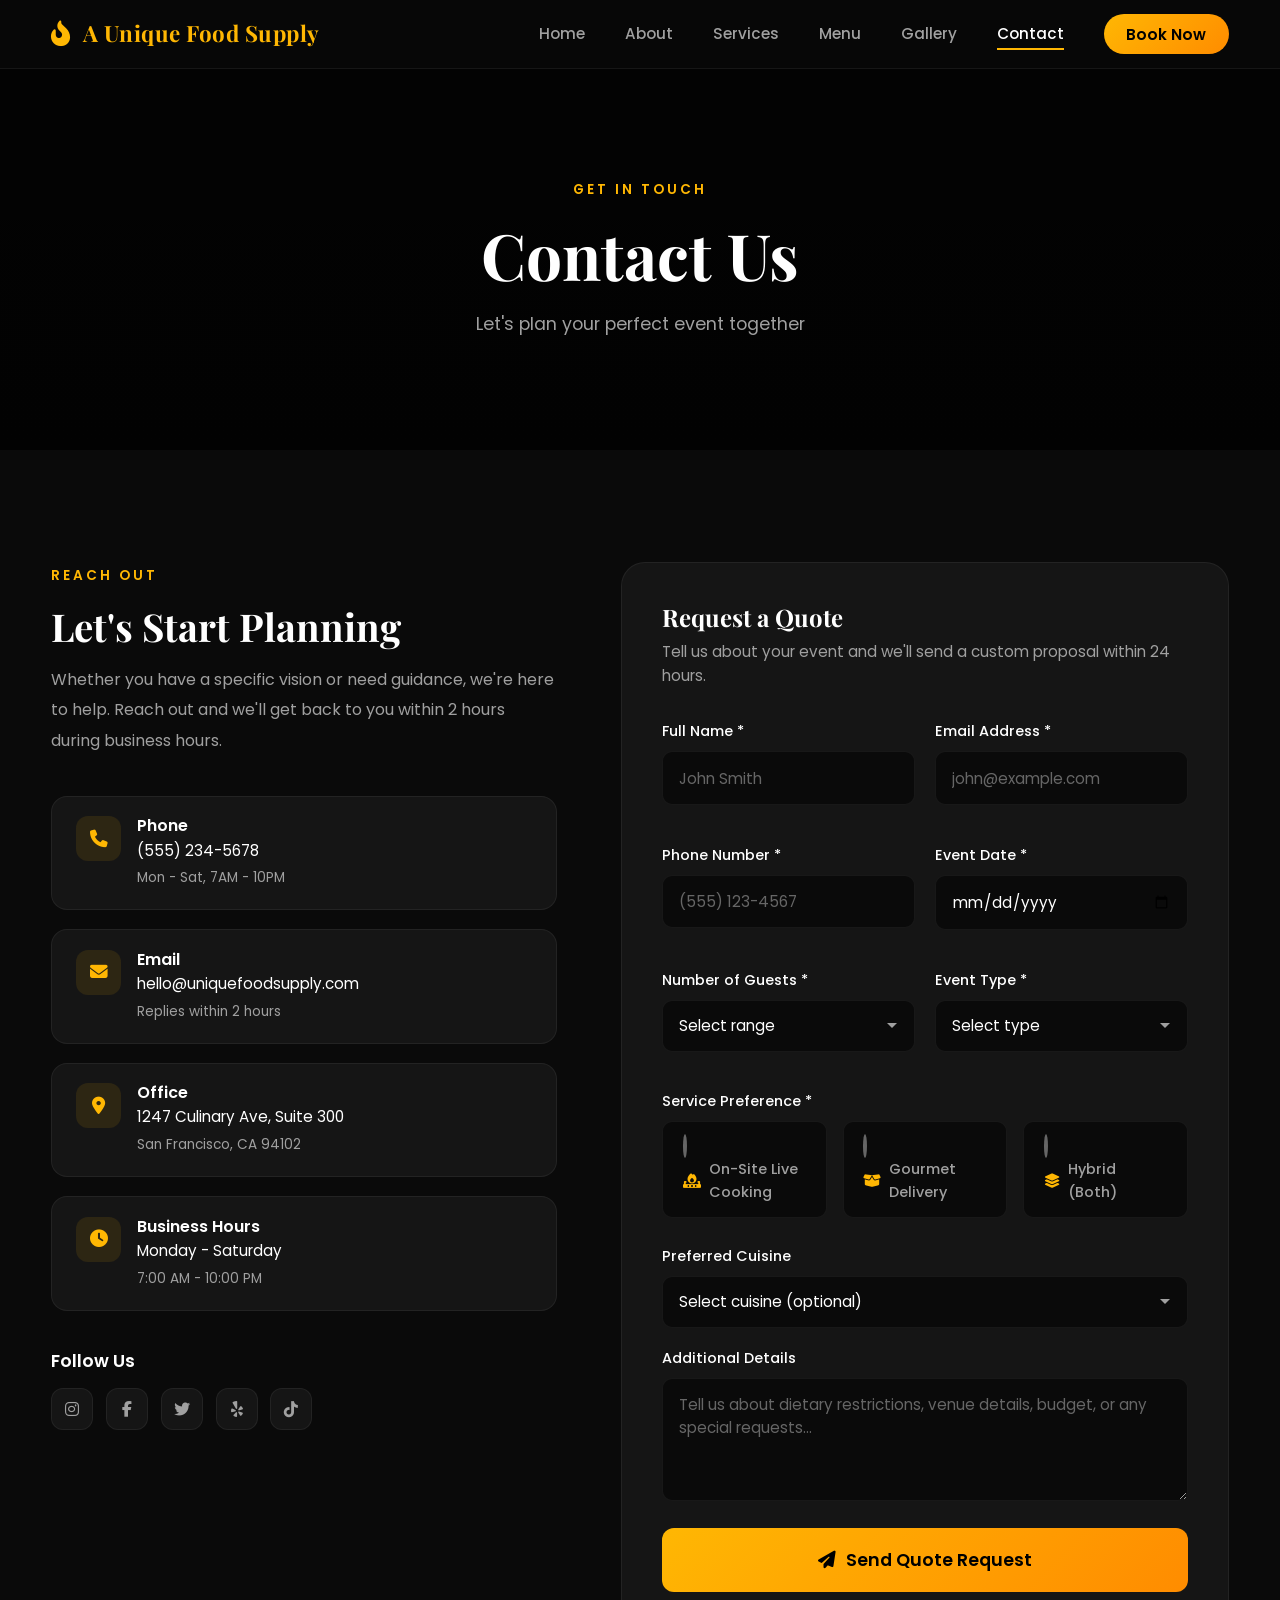
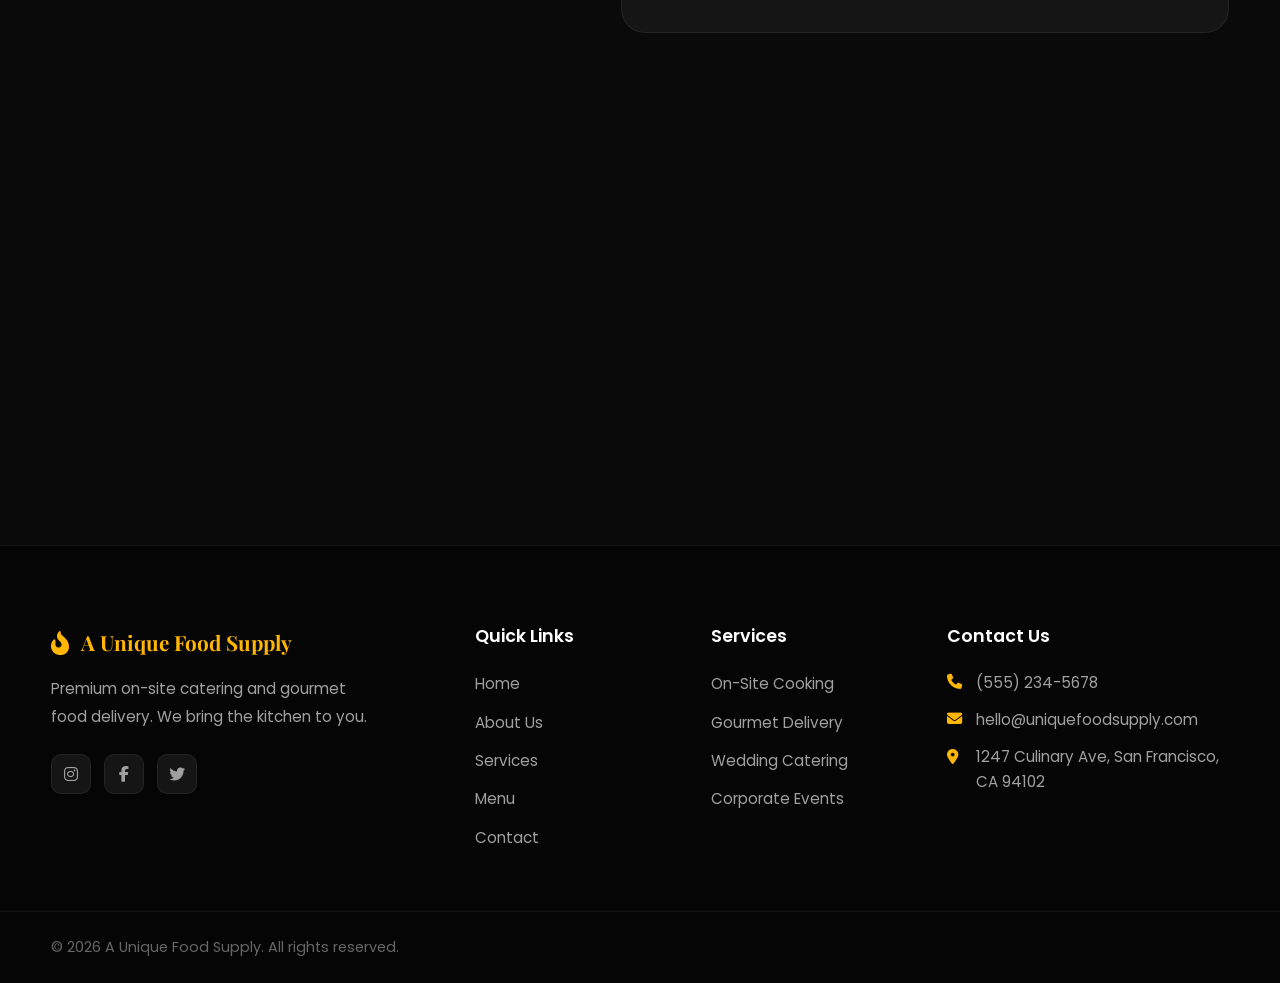
<file: contact.html>
<!DOCTYPE html>
<html lang="en">
<head>
  <meta charset="UTF-8">
  <meta name="viewport" content="width=device-width, initial-scale=1.0">
  <title>Contact Us | A Unique Food Supply</title>
  <meta name="description" content="Book your catering event. Call us at (555) 234-5678 or fill out our quote request form. We cook at your location or deliver — you choose.">

  <link rel="stylesheet" href="./css/style.css">
  <link rel="preconnect" href="https://fonts.googleapis.com">
  <link rel="preconnect" href="https://fonts.gstatic.com" crossorigin>
  <link href="https://fonts.googleapis.com/css2?family=Playfair+Display:wght@400;500;600;700;800&family=Poppins:wght@300;400;500;600;700&display=swap" rel="stylesheet">
  <link rel="stylesheet" href="https://cdnjs.cloudflare.com/ajax/libs/font-awesome/6.5.1/css/all.min.css">
</head>
<body>

  <header id="header">
    <nav class="navbar">
      <div class="logo-section">
        <a href="index.html" class="logo">
          <i class="fas fa-fire-flame-curved"></i>
          <span>A Unique Food Supply</span>
        </a>
      </div>
      <div class="nav-toggle" id="navToggle">
        <span></span><span></span><span></span>
      </div>
      <ul class="nav-links" id="navLinks">
        <li><a href="index.html">Home</a></li>
        <li><a href="about.html">About</a></li>
        <li><a href="services.html">Services</a></li>
        <li><a href="menu.html">Menu</a></li>
        <li><a href="gallery.html">Gallery</a></li>
        <li><a href="contact.html" class="active">Contact</a></li>
        <li><a href="#" class="nav-cta">Book Now</a></li>
      </ul>
    </nav>
  </header>

  <!-- PAGE BANNER -->
  <section class="page-banner contact-banner">
    <div class="page-banner-overlay">
      <span class="page-tag">Get In Touch</span>
      <h1>Contact Us</h1>
      <p>Let's plan your perfect event together</p>
    </div>
  </section>

  <!-- CONTACT SECTION -->
  <section class="contact-section">
    <div class="container">
      <div class="contact-grid">

        <!-- Contact Info -->
        <div class="contact-info">
          <span class="section-tag">Reach Out</span>
          <h2>Let's Start Planning</h2>
          <p>Whether you have a specific vision or need guidance, we're here to help. Reach out and we'll get back to you within 2 hours during business hours.</p>

          <div class="contact-cards">
            <div class="c-card">
              <div class="c-icon"><i class="fas fa-phone"></i></div>
              <div class="c-details">
                <h4>Phone</h4>
                <p>(555) 234-5678</p>
                <span>Mon - Sat, 7AM - 10PM</span>
              </div>
            </div>
            <div class="c-card">
              <div class="c-icon"><i class="fas fa-envelope"></i></div>
              <div class="c-details">
                <h4>Email</h4>
                <p>hello@uniquefoodsupply.com</p>
                <span>Replies within 2 hours</span>
              </div>
            </div>
            <div class="c-card">
              <div class="c-icon"><i class="fas fa-location-dot"></i></div>
              <div class="c-details">
                <h4>Office</h4>
                <p>1247 Culinary Ave, Suite 300</p>
                <span>San Francisco, CA 94102</span>
              </div>
            </div>
            <div class="c-card">
              <div class="c-icon"><i class="fas fa-clock"></i></div>
              <div class="c-details">
                <h4>Business Hours</h4>
                <p>Monday - Saturday</p>
                <span>7:00 AM - 10:00 PM</span>
              </div>
            </div>
          </div>

          <div class="contact-social">
            <h4>Follow Us</h4>
            <div class="social-row">
              <a href="#"><i class="fab fa-instagram"></i></a>
              <a href="#"><i class="fab fa-facebook-f"></i></a>
              <a href="#"><i class="fab fa-twitter"></i></a>
              <a href="#"><i class="fab fa-yelp"></i></a>
              <a href="#"><i class="fab fa-tiktok"></i></a>
            </div>
          </div>
        </div>

        <!-- Contact Form -->
        <div class="contact-form-wrapper">
          <div class="form-header">
            <h3>Request a Quote</h3>
            <p>Tell us about your event and we'll send a custom proposal within 24 hours.</p>
          </div>
          <form class="contact-form" id="quoteForm">
            <div class="form-row">
              <div class="form-group">
                <label for="name">Full Name *</label>
                <input type="text" id="name" name="name" placeholder="John Smith" required>
              </div>
              <div class="form-group">
                <label for="email">Email Address *</label>
                <input type="email" id="email" name="email" placeholder="john@example.com" required>
              </div>
            </div>
            <div class="form-row">
              <div class="form-group">
                <label for="phone">Phone Number *</label>
                <input type="tel" id="phone" name="phone" placeholder="(555) 123-4567" required>
              </div>
              <div class="form-group">
                <label for="eventDate">Event Date *</label>
                <input type="date" id="eventDate" name="eventDate" required>
              </div>
            </div>
            <div class="form-row">
              <div class="form-group">
                <label for="guestCount">Number of Guests *</label>
                <select id="guestCount" name="guestCount" required>
                  <option value="">Select range</option>
                  <option value="10-25">10 - 25 guests</option>
                  <option value="26-50">26 - 50 guests</option>
                  <option value="51-100">51 - 100 guests</option>
                  <option value="101-200">101 - 200 guests</option>
                  <option value="201-500">201 - 500 guests</option>
                  <option value="500+">500+ guests</option>
                </select>
              </div>
              <div class="form-group">
                <label for="eventType">Event Type *</label>
                <select id="eventType" name="eventType" required>
                  <option value="">Select type</option>
                  <option value="wedding">Wedding</option>
                  <option value="corporate">Corporate Event</option>
                  <option value="birthday">Birthday Party</option>
                  <option value="anniversary">Anniversary</option>
                  <option value="private">Private Dinner</option>
                  <option value="holiday">Holiday Party</option>
                  <option value="other">Other</option>
                </select>
              </div>
            </div>
            <div class="form-group">
              <label for="serviceType">Service Preference *</label>
              <div class="radio-group">
                <label class="radio-label">
                  <input type="radio" name="serviceType" value="live-cooking" required>
                  <span class="radio-custom"></span>
                  <span class="radio-text">
                    <i class="fas fa-fire-burner"></i>
                    On-Site Live Cooking
                  </span>
                </label>
                <label class="radio-label">
                  <input type="radio" name="serviceType" value="delivery">
                  <span class="radio-custom"></span>
                  <span class="radio-text">
                    <i class="fas fa-box-open"></i>
                    Gourmet Delivery
                  </span>
                </label>
                <label class="radio-label">
                  <input type="radio" name="serviceType" value="hybrid">
                  <span class="radio-custom"></span>
                  <span class="radio-text">
                    <i class="fas fa-layer-group"></i>
                    Hybrid (Both)
                  </span>
                </label>
              </div>
            </div>
            <div class="form-group">
              <label for="cuisine">Preferred Cuisine</label>
              <select id="cuisine" name="cuisine">
                <option value="">Select cuisine (optional)</option>
                <option value="american-bbq">American BBQ</option>
                <option value="italian">Italian</option>
                <option value="asian">Asian Fusion</option>
                <option value="mediterranean">Mediterranean</option>
                <option value="mexican">Mexican & Latin</option>
                <option value="steakhouse">Steakhouse</option>
                <option value="custom">Custom / Mixed</option>
              </select>
            </div>
            <div class="form-group">
              <label for="message">Additional Details</label>
              <textarea id="message" name="message" rows="4" placeholder="Tell us about dietary restrictions, venue details, budget, or any special requests..."></textarea>
            </div>
            <button type="submit" class="btn-primary btn-submit">
              <i class="fas fa-paper-plane"></i>
              Send Quote Request
            </button>
          </form>
        </div>
      </div>
    </div>
  </section>

  <!-- MAP SECTION -->
  <section class="map-section">
    <div class="map-container">
      <iframe 
        src="https://www.google.com/maps/embed?pb=!1m18!1m12!1m3!1d100939.98555096471!2d-122.50764017948502!3d37.75780956920463!2m3!1f0!2f0!3f0!3m2!1i1024!2i768!4f13.1!3m3!1m2!1s0x80859a6d00690021%3A0x4a501367f076adff!2sSan%20Francisco%2C%20CA!5e0!3m2!1sen!2sus!4v1704067200000!5m2!1sen!2sus" 
        width="100%" 
        height="450" 
        style="border:0;" 
        allowfullscreen="" 
        loading="lazy" 
        referrerpolicy="no-referrer-when-downgrade">
      </iframe>
    </div>
  </section>

  <!-- FOOTER -->
  <footer>
    <div class="footer-top">
      <div class="container">
        <div class="footer-grid">
          <div class="footer-brand">
            <a href="index.html" class="footer-logo">
              <i class="fas fa-fire-flame-curved"></i>
              <span>A Unique Food Supply</span>
            </a>
            <p>Premium on-site catering and gourmet food delivery. We bring the kitchen to you.</p>
            <div class="footer-social">
              <a href="#"><i class="fab fa-instagram"></i></a>
              <a href="#"><i class="fab fa-facebook-f"></i></a>
              <a href="#"><i class="fab fa-twitter"></i></a>
            </div>
          </div>
          <div class="footer-links-col">
            <h4>Quick Links</h4>
            <ul>
              <li><a href="index.html">Home</a></li>
              <li><a href="about.html">About Us</a></li>
              <li><a href="services.html">Services</a></li>
              <li><a href="menu.html">Menu</a></li>
              <li><a href="contact.html">Contact</a></li>
            </ul>
          </div>
          <div class="footer-links-col">
            <h4>Services</h4>
            <ul>
              <li><a href="services.html">On-Site Cooking</a></li>
              <li><a href="services.html">Gourmet Delivery</a></li>
              <li><a href="services.html">Wedding Catering</a></li>
              <li><a href="services.html">Corporate Events</a></li>
            </ul>
          </div>
          <div class="footer-contact">
            <h4>Contact Us</h4>
            <ul>
              <li><i class="fas fa-phone"></i> (555) 234-5678</li>
              <li><i class="fas fa-envelope"></i> hello@uniquefoodsupply.com</li>
              <li><i class="fas fa-location-dot"></i> 1247 Culinary Ave, San Francisco, CA 94102</li>
            </ul>
          </div>
        </div>
      </div>
    </div>
    <div class="footer-bottom">
      <div class="container">
        <p>© 2026 A Unique Food Supply. All rights reserved.</p>
      </div>
    </div>
  </footer>

  <script src="./js/main.js"></script>
</body>
</html>
</file>
<file: css/style.css>
/* ============================================
   A UNIQUE FOOD SUPPLY - ENHANCED STYLES
   Modern, premium dark theme with gold accents
   ============================================ */

@import url('https://fonts.googleapis.com/css2?family=Playfair+Display:wght@400;500;600;700;800&family=Poppins:wght@300;400;500;600;700&display=swap');

:root {
  --primary: #ffb703;
  --primary-light: #ffc94d;
  --primary-dark: #e6a502;
  --bg: #0a0a0a;
  --bg-light: #111111;
  --bg-card: #151515;
  --bg-card-hover: #1a1a1a;
  --text: #ffffff;
  --text-muted: #a0a0a0;
  --text-dim: #666666;
  --border: rgba(255,255,255,0.06);
  --border-light: rgba(255,255,255,0.1);
  --gradient-gold: linear-gradient(135deg, #ffb703 0%, #ff8c00 100%);
  --shadow-gold: 0 10px 40px rgba(255,183,3,0.15);
  --shadow-dark: 0 20px 60px rgba(0,0,0,0.5);
  --radius: 16px;
  --radius-lg: 24px;
  --transition: all 0.4s cubic-bezier(0.4, 0, 0.2, 1);
}

* {
  margin: 0;
  padding: 0;
  box-sizing: border-box;
}

html {
  scroll-behavior: smooth;
  font-size: 16px;
}

body {
  font-family: 'Poppins', sans-serif;
  background: var(--bg);
  color: var(--text);
  overflow-x: hidden;
  line-height: 1.6;
}

h1, h2, h3, h4 {
  font-family: 'Playfair Display', serif;
  font-weight: 700;
  line-height: 1.2;
}

a {
  text-decoration: none;
  color: inherit;
}

img {
  max-width: 100%;
  display: block;
}

.container {
  width: 92%;
  max-width: 1280px;
  margin: 0 auto;
}

/* ============================================
   NAVBAR
   ============================================ */

header {
  position: fixed;
  top: 0;
  width: 100%;
  z-index: 1000;
  background: rgba(10,10,10,0.7);
  backdrop-filter: blur(20px);
  -webkit-backdrop-filter: blur(20px);
  border-bottom: 1px solid var(--border);
  transition: var(--transition);
}

header.scrolled {
  background: rgba(10,10,10,0.95);
  box-shadow: 0 4px 30px rgba(0,0,0,0.3);
}

.navbar {
  width: 92%;
  max-width: 1280px;
  margin: auto;
  padding: 1rem 0;
  display: flex;
  justify-content: space-between;
  align-items: center;
}

.logo {
  display: flex;
  align-items: center;
  gap: 0.75rem;
  font-family: 'Playfair Display', serif;
  font-size: 1.4rem;
  font-weight: 700;
  color: var(--primary);
  letter-spacing: 0.5px;
}

.logo i {
  font-size: 1.6rem;
}

.nav-links {
  display: flex;
  align-items: center;
  gap: 2.5rem;
  list-style: none;
}

.nav-links a {
  font-size: 0.95rem;
  font-weight: 500;
  color: var(--text-muted);
  transition: var(--transition);
  position: relative;
}

.nav-links a::after {
  content: '';
  position: absolute;
  left: 0;
  bottom: -6px;
  width: 0%;
  height: 2px;
  background: var(--primary);
  transition: var(--transition);
}

.nav-links a:hover,
.nav-links a.active {
  color: var(--text);
}

.nav-links a:hover::after,
.nav-links a.active::after {
  width: 100%;
}

.nav-cta {
  background: var(--gradient-gold);
  color: #000 !important;
  padding: 0.6rem 1.4rem;
  border-radius: 999px;
  font-weight: 600 !important;
  transition: var(--transition);
}

.nav-cta::after {
  display: none !important;
}

.nav-cta:hover {
  transform: translateY(-2px);
  box-shadow: var(--shadow-gold);
}

/* Mobile Nav Toggle */
.nav-toggle {
  display: none;
  flex-direction: column;
  gap: 5px;
  cursor: pointer;
  z-index: 1001;
}

.nav-toggle span {
  width: 28px;
  height: 2px;
  background: var(--text);
  transition: var(--transition);
  border-radius: 2px;
}

.nav-toggle.active span:nth-child(1) {
  transform: rotate(45deg) translate(5px, 5px);
}

.nav-toggle.active span:nth-child(2) {
  opacity: 0;
}

.nav-toggle.active span:nth-child(3) {
  transform: rotate(-45deg) translate(5px, -5px);
}

/* ============================================
   HERO SECTION
   ============================================ */

.hero {
  min-height: 100vh;
  position: relative;
  display: flex;
  justify-content: center;
  align-items: center;
  text-align: center;
  padding: 8rem 2rem 4rem;
  overflow: hidden;
}

.hero-bg {
  position: absolute;
  inset: 0;
  background: 
    linear-gradient(rgba(0,0,0,0.75), rgba(0,0,0,0.85)),
    url('https://images.unsplash.com/photo-1555244162-803834f70033?q=80&w=2000&auto=format&fit=crop');
  background-size: cover;
  background-position: center;
  z-index: -1;
}

.hero-bg::after {
  content: '';
  position: absolute;
  inset: 0;
  background: radial-gradient(ellipse at center, transparent 0%, rgba(0,0,0,0.4) 100%);
}

.hero-overlay {
  max-width: 900px;
  animation: fadeUp 1.2s ease;
  position: relative;
  z-index: 1;
}

.hero-badge {
  display: inline-flex;
  align-items: center;
  gap: 0.5rem;
  background: rgba(255,183,3,0.1);
  color: var(--primary);
  padding: 0.6rem 1.4rem;
  border-radius: 999px;
  font-size: 0.9rem;
  font-weight: 500;
  margin-bottom: 2rem;
  border: 1px solid rgba(255,183,3,0.2);
}

.hero-badge i {
  color: var(--primary);
}

.hero h1 {
  font-size: clamp(2.8rem, 6vw, 5rem);
  margin-bottom: 1.5rem;
  line-height: 1.1;
}

.hero h1 .highlight {
  background: var(--gradient-gold);
  -webkit-background-clip: text;
  -webkit-text-fill-color: transparent;
  background-clip: text;
}

.hero p {
  color: var(--text-muted);
  font-size: 1.15rem;
  line-height: 1.9;
  max-width: 700px;
  margin: 0 auto 2.5rem;
}

.hero-buttons {
  display: flex;
  justify-content: center;
  gap: 1rem;
  flex-wrap: wrap;
  margin-bottom: 4rem;
}

.btn-primary,
.btn-secondary,
.btn-outline {
  display: inline-flex;
  align-items: center;
  gap: 0.6rem;
  padding: 1rem 2rem;
  border-radius: 12px;
  font-weight: 600;
  font-size: 1rem;
  transition: var(--transition);
  cursor: pointer;
  border: none;
  font-family: 'Poppins', sans-serif;
}

.btn-primary {
  background: var(--gradient-gold);
  color: #000;
}

.btn-primary:hover {
  transform: translateY(-3px);
  box-shadow: var(--shadow-gold);
}

.btn-secondary {
  background: transparent;
  color: var(--text);
  border: 1px solid var(--border-light);
}

.btn-secondary:hover {
  background: var(--text);
  color: #000;
  border-color: var(--text);
}

.btn-outline {
  background: transparent;
  color: var(--primary);
  border: 2px solid var(--primary);
}

.btn-outline:hover {
  background: var(--primary);
  color: #000;
}

.btn-large {
  padding: 1.2rem 2.5rem;
  font-size: 1.1rem;
}

.btn-submit {
  width: 100%;
  justify-content: center;
  padding: 1.2rem;
  font-size: 1.1rem;
}

.hero-stats {
  display: flex;
  justify-content: center;
  gap: 3rem;
  flex-wrap: wrap;
}

.h-stat {
  text-align: center;
}

.h-num {
  display: block;
  font-family: 'Playfair Display', serif;
  font-size: 2.5rem;
  font-weight: 700;
  color: var(--primary);
  line-height: 1;
}

.h-label {
  font-size: 0.85rem;
  color: var(--text-muted);
  margin-top: 0.3rem;
}

/* Scroll Indicator */
.scroll-indicator {
  position: absolute;
  bottom: 2rem;
  left: 50%;
  transform: translateX(-50%);
  display: flex;
  flex-direction: column;
  align-items: center;
  gap: 0.5rem;
  color: var(--text-muted);
  font-size: 0.8rem;
  animation: bounce 2s infinite;
}

.mouse {
  width: 24px;
  height: 38px;
  border: 2px solid var(--text-muted);
  border-radius: 12px;
  position: relative;
}

.wheel {
  width: 4px;
  height: 8px;
  background: var(--primary);
  border-radius: 2px;
  position: absolute;
  top: 6px;
  left: 50%;
  transform: translateX(-50%);
  animation: scrollWheel 2s infinite;
}

/* ============================================
   SECTION HEADERS
   ============================================ */

.section-header {
  text-align: center;
  margin-bottom: 4rem;
}

.section-tag {
  display: inline-block;
  color: var(--primary);
  font-size: 0.85rem;
  font-weight: 600;
  letter-spacing: 3px;
  text-transform: uppercase;
  margin-bottom: 1rem;
}

.section-header h2 {
  font-size: clamp(2rem, 4vw, 3rem);
  margin-bottom: 1rem;
}

.section-header p {
  color: var(--text-muted);
  max-width: 600px;
  margin: 0 auto;
}

/* ============================================
   PROCESS SECTION
   ============================================ */

.process-section {
  padding: 7rem 0;
  background: var(--bg-light);
}

.process-grid {
  display: grid;
  grid-template-columns: repeat(4, 1fr);
  gap: 2rem;
}

.process-card {
  background: var(--bg-card);
  border: 1px solid var(--border);
  border-radius: var(--radius-lg);
  padding: 2.5rem 2rem;
  position: relative;
  transition: var(--transition);
}

.process-card:hover {
  transform: translateY(-8px);
  border-color: var(--primary);
  box-shadow: var(--shadow-dark);
}

.process-num {
  position: absolute;
  top: 1.5rem;
  right: 1.5rem;
  font-family: 'Playfair Display', serif;
  font-size: 3rem;
  font-weight: 800;
  color: rgba(255,183,3,0.1);
  line-height: 1;
}

.process-icon {
  width: 60px;
  height: 60px;
  background: rgba(255,183,3,0.1);
  border-radius: 16px;
  display: flex;
  align-items: center;
  justify-content: center;
  margin-bottom: 1.5rem;
}

.process-icon i {
  font-size: 1.5rem;
  color: var(--primary);
}

.process-card h3 {
  font-size: 1.3rem;
  margin-bottom: 0.8rem;
}

.process-card p {
  color: var(--text-muted);
  font-size: 0.95rem;
  line-height: 1.7;
}

/* ============================================
   SERVICES PREVIEW
   ============================================ */

.services-preview {
  padding: 7rem 0;
}

.services-grid {
  display: grid;
  grid-template-columns: repeat(3, 1fr);
  gap: 2rem;
}

.service-card {
  background: var(--bg-card);
  border: 1px solid var(--border);
  border-radius: var(--radius-lg);
  overflow: hidden;
  transition: var(--transition);
}

.service-card:hover {
  transform: translateY(-8px);
  border-color: var(--primary);
  box-shadow: var(--shadow-dark);
}

.service-img {
  position: relative;
  height: 220px;
  overflow: hidden;
}

.service-img img {
  width: 100%;
  height: 100%;
  object-fit: cover;
  transition: var(--transition);
}

.service-card:hover .service-img img {
  transform: scale(1.08);
}

.service-badge {
  position: absolute;
  top: 1rem;
  right: 1rem;
  background: var(--gradient-gold);
  color: #000;
  padding: 0.4rem 1rem;
  border-radius: 999px;
  font-size: 0.8rem;
  font-weight: 600;
}

.service-content {
  padding: 2rem;
}

.service-icon {
  width: 50px;
  height: 50px;
  background: rgba(255,183,3,0.1);
  border-radius: 12px;
  display: flex;
  align-items: center;
  justify-content: center;
  margin-bottom: 1rem;
}

.service-icon i {
  font-size: 1.3rem;
  color: var(--primary);
}

.service-card h3 {
  font-size: 1.4rem;
  margin-bottom: 0.8rem;
}

.service-card > .service-content > p {
  color: var(--text-muted);
  font-size: 0.95rem;
  line-height: 1.7;
  margin-bottom: 1.2rem;
}

.service-features {
  list-style: none;
  margin-bottom: 1.5rem;
}

.service-features li {
  display: flex;
  align-items: center;
  gap: 0.6rem;
  color: var(--text-muted);
  font-size: 0.9rem;
  margin-bottom: 0.5rem;
}

.service-features li i {
  color: var(--primary);
  font-size: 0.8rem;
}

.service-link {
  display: inline-flex;
  align-items: center;
  gap: 0.5rem;
  color: var(--primary);
  font-weight: 600;
  font-size: 0.95rem;
  transition: var(--transition);
}

.service-link:hover {
  gap: 1rem;
}

/* ============================================
   FEATURES SECTION
   ============================================ */

.features-section {
  padding: 7rem 0;
  background: var(--bg-light);
}

.features-grid {
  display: grid;
  grid-template-columns: repeat(4, 1fr);
  gap: 2rem;
}

.feature-card {
  text-align: center;
  padding: 2.5rem 2rem;
  background: var(--bg-card);
  border: 1px solid var(--border);
  border-radius: var(--radius-lg);
  transition: var(--transition);
}

.feature-card:hover {
  transform: translateY(-6px);
  border-color: var(--primary);
}

.feature-icon {
  width: 70px;
  height: 70px;
  background: rgba(255,183,3,0.1);
  border-radius: 20px;
  display: flex;
  align-items: center;
  justify-content: center;
  margin: 0 auto 1.5rem;
}

.feature-icon i {
  font-size: 1.8rem;
  color: var(--primary);
}

.feature-card h3 {
  font-size: 1.3rem;
  margin-bottom: 0.8rem;
}

.feature-card p {
  color: var(--text-muted);
  font-size: 0.95rem;
  line-height: 1.7;
}

/* ============================================
   TESTIMONIALS
   ============================================ */

.testimonials-section {
  padding: 7rem 0;
}

.testimonials-slider {
  position: relative;
  max-width: 800px;
  margin: 0 auto;
}

.testimonial-card {
  background: var(--bg-card);
  border: 1px solid var(--border);
  border-radius: var(--radius-lg);
  padding: 3rem;
  text-align: center;
  opacity: 0;
  position: absolute;
  top: 0;
  left: 0;
  width: 100%;
  transform: translateX(30px);
  transition: var(--transition);
  pointer-events: none;
}

.testimonial-card.active {
  opacity: 1;
  position: relative;
  transform: translateX(0);
  pointer-events: auto;
}

.testimonial-stars {
  color: var(--primary);
  font-size: 1.1rem;
  margin-bottom: 1.5rem;
}

.testimonial-text {
  font-size: 1.15rem;
  line-height: 1.9;
  color: var(--text-muted);
  font-style: italic;
  margin-bottom: 2rem;
}

.testimonial-author {
  display: flex;
  align-items: center;
  justify-content: center;
  gap: 1rem;
}

.testimonial-author img {
  width: 60px;
  height: 60px;
  border-radius: 50%;
  object-fit: cover;
  border: 2px solid var(--primary);
}

.testimonial-author h4 {
  font-family: 'Poppins', sans-serif;
  font-size: 1.1rem;
  font-weight: 600;
  margin-bottom: 0.2rem;
}

.testimonial-author span {
  color: var(--text-muted);
  font-size: 0.9rem;
}

.testimonial-dots {
  display: flex;
  justify-content: center;
  gap: 0.8rem;
  margin-top: 2rem;
}

.dot {
  width: 10px;
  height: 10px;
  border-radius: 50%;
  background: var(--text-dim);
  cursor: pointer;
  transition: var(--transition);
}

.dot.active {
  background: var(--primary);
  width: 30px;
  border-radius: 5px;
}

/* ============================================
   CTA SECTION
   ============================================ */

.cta-section {
  padding: 7rem 2rem;
  position: relative;
  text-align: center;
  overflow: hidden;
}

.cta-bg {
  position: absolute;
  inset: 0;
  background: 
    linear-gradient(rgba(0,0,0,0.8), rgba(0,0,0,0.9)),
    url('https://images.unsplash.com/photo-1559339352-11d035aa65de?q=80&w=2000&auto=format&fit=crop');
  background-size: cover;
  background-position: center;
  background-attachment: fixed;
  z-index: -1;
}

.cta-content {
  max-width: 800px;
  margin: 0 auto;
  position: relative;
  z-index: 1;
}

.cta-content h2 {
  font-size: clamp(2rem, 4vw, 3rem);
  margin-bottom: 1rem;
}

.cta-content p {
  color: var(--text-muted);
  font-size: 1.1rem;
  line-height: 1.8;
  margin-bottom: 2.5rem;
}

.cta-buttons {
  display: flex;
  justify-content: center;
  gap: 1rem;
  flex-wrap: wrap;
}

/* ============================================
   PAGE BANNER
   ============================================ */

.page-banner {
  min-height: 50vh;
  display: flex;
  justify-content: center;
  align-items: center;
  text-align: center;
  position: relative;
  padding: 8rem 2rem 4rem;
}

.page-banner-overlay {
  position: relative;
  z-index: 1;
}

.about-banner {
  background: linear-gradient(rgba(0,0,0,0.7), rgba(0,0,0,0.8)),
    url('https://images.unsplash.com/photo-1556910103-1c02745aae4d?q=80&w=2000&auto=format&fit=crop');
  background-size: cover;
  background-position: center;
}

.services-banner {
  background: linear-gradient(rgba(0,0,0,0.7), rgba(0,0,0,0.8)),
    url('https://images.unsplash.com/photo-1555244162-803834f70033?q=80&w=2000&auto=format&fit=crop');
  background-size: cover;
  background-position: center;
}

.menu-banner {
  background: linear-gradient(rgba(0,0,0,0.7), rgba(0,0,0,0.8)),
    url('https://images.unsplash.com/photo-1414235077428-338989a2e8c0?q=80&w=2000&auto=format&fit=crop');
  background-size: cover;
  background-position: center;
}

.gallery-banner {
  background: linear-gradient(rgba(0,0,0,0.7), rgba(0,0,0,0.8)),
    url('https://images.unsplash.com/photo-1519741497674-611481863552?q=80&w=2000&auto=format&fit=crop');
  background-size: cover;
  background-position: center;
}

.contact-banner {
  background: linear-gradient(rgba(0,0,0,0.7), rgba(0,0,0,0.8)),
    url('https://images.unsplash.com/photo-1424847651672-bf20a4b0982b?q=80&w=2000&auto=format&fit=crop');
  background-size: cover;
  background-position: center;
}

.page-tag {
  display: inline-block;
  color: var(--primary);
  font-size: 0.85rem;
  font-weight: 600;
  letter-spacing: 3px;
  text-transform: uppercase;
  margin-bottom: 1rem;
}

.page-banner h1 {
  font-size: clamp(2.5rem, 5vw, 4rem);
  margin-bottom: 1rem;
}

.page-banner p {
  color: var(--text-muted);
  font-size: 1.1rem;
}

/* ============================================
   ABOUT PAGE
   ============================================ */

.about-story {
  padding: 7rem 0;
}

.story-grid {
  display: grid;
  grid-template-columns: 1fr 1fr;
  gap: 4rem;
  align-items: center;
}

.story-image {
  position: relative;
}

.story-image img {
  border-radius: var(--radius-lg);
  width: 100%;
  height: 500px;
  object-fit: cover;
}

.story-float-card {
  position: absolute;
  bottom: -20px;
  right: -20px;
  background: var(--bg-card);
  border: 1px solid var(--border);
  border-radius: var(--radius);
  padding: 1.5rem 2rem;
  text-align: center;
  box-shadow: var(--shadow-dark);
}

.float-num {
  display: block;
  font-family: 'Playfair Display', serif;
  font-size: 2.5rem;
  font-weight: 700;
  color: var(--primary);
  line-height: 1;
}

.float-text {
  font-size: 0.85rem;
  color: var(--text-muted);
}

.story-content .section-tag {
  margin-bottom: 1rem;
}

.story-content h2 {
  font-size: clamp(1.8rem, 3vw, 2.5rem);
  margin-bottom: 1.5rem;
}

.story-content p {
  color: var(--text-muted);
  line-height: 1.9;
  margin-bottom: 1.2rem;
}

.story-signature {
  display: flex;
  align-items: center;
  gap: 1rem;
  margin-top: 2rem;
  padding-top: 2rem;
  border-top: 1px solid var(--border);
}

.story-signature img {
  width: 60px;
  height: 60px;
  border-radius: 50%;
  object-fit: cover;
}

.story-signature h4 {
  font-family: 'Poppins', sans-serif;
  font-size: 1.1rem;
  font-weight: 600;
}

.story-signature span {
  color: var(--text-muted);
  font-size: 0.9rem;
}

/* Mission Section */
.mission-section {
  padding: 7rem 0;
  background: var(--bg-light);
}

.mission-grid {
  display: grid;
  grid-template-columns: repeat(3, 1fr);
  gap: 2rem;
}

.mission-card {
  background: var(--bg-card);
  border: 1px solid var(--border);
  border-radius: var(--radius-lg);
  padding: 3rem 2rem;
  text-align: center;
  transition: var(--transition);
}

.mission-card:hover {
  transform: translateY(-6px);
  border-color: var(--primary);
}

.mission-icon {
  width: 70px;
  height: 70px;
  background: rgba(255,183,3,0.1);
  border-radius: 20px;
  display: flex;
  align-items: center;
  justify-content: center;
  margin: 0 auto 1.5rem;
}

.mission-icon i {
  font-size: 1.8rem;
  color: var(--primary);
}

.mission-card h3 {
  font-size: 1.4rem;
  margin-bottom: 1rem;
}

.mission-card p {
  color: var(--text-muted);
  line-height: 1.8;
  font-size: 0.95rem;
}

/* Team Section */
.team-section {
  padding: 7rem 0;
}

.team-grid {
  display: grid;
  grid-template-columns: repeat(4, 1fr);
  gap: 2rem;
}

.team-card {
  background: var(--bg-card);
  border: 1px solid var(--border);
  border-radius: var(--radius-lg);
  overflow: hidden;
  transition: var(--transition);
}

.team-card:hover {
  transform: translateY(-6px);
  border-color: var(--primary);
}

.team-img {
  position: relative;
  height: 280px;
  overflow: hidden;
}

.team-img img {
  width: 100%;
  height: 100%;
  object-fit: cover;
  transition: var(--transition);
}

.team-card:hover .team-img img {
  transform: scale(1.05);
}

.team-social {
  position: absolute;
  bottom: 1rem;
  left: 50%;
  transform: translateX(-50%);
  display: flex;
  gap: 0.8rem;
  opacity: 0;
  transition: var(--transition);
}

.team-card:hover .team-social {
  opacity: 1;
}

.team-social a {
  width: 36px;
  height: 36px;
  background: var(--primary);
  color: #000;
  border-radius: 50%;
  display: flex;
  align-items: center;
  justify-content: center;
  font-size: 0.9rem;
  transition: var(--transition);
}

.team-social a:hover {
  transform: scale(1.1);
}

.team-info {
  padding: 1.5rem;
}

.team-info h3 {
  font-family: 'Poppins', sans-serif;
  font-size: 1.1rem;
  font-weight: 600;
  margin-bottom: 0.3rem;
}

.team-role {
  display: block;
  color: var(--primary);
  font-size: 0.85rem;
  font-weight: 500;
  margin-bottom: 0.8rem;
}

.team-info p {
  color: var(--text-muted);
  font-size: 0.9rem;
  line-height: 1.6;
}

/* Stats Section */
.stats-section {
  padding: 5rem 0;
  background: var(--bg-light);
}

.stats-grid {
  display: grid;
  grid-template-columns: repeat(4, 1fr);
  gap: 2rem;
}

.stat-item {
  text-align: center;
  padding: 2rem;
}

.stat-num {
  display: block;
  font-family: 'Playfair Display', serif;
  font-size: 3.5rem;
  font-weight: 700;
  color: var(--primary);
  line-height: 1;
  margin-bottom: 0.5rem;
}

.stat-label {
  color: var(--text-muted);
  font-size: 1rem;
}

/* ============================================
   SERVICES PAGE
   ============================================ */

.service-details {
  padding: 7rem 0;
}

.service-detail-row {
  display: grid;
  grid-template-columns: 1fr 1fr;
  gap: 4rem;
  align-items: center;
  margin-bottom: 6rem;
}

.service-detail-row.reverse {
  direction: rtl;
}

.service-detail-row.reverse > * {
  direction: ltr;
}

.service-detail-row:last-child {
  margin-bottom: 0;
}

.service-detail-img {
  position: relative;
  border-radius: var(--radius-lg);
  overflow: hidden;
}

.service-detail-img img {
  width: 100%;
  height: 450px;
  object-fit: cover;
}

.detail-badge {
  position: absolute;
  top: 1.5rem;
  left: 1.5rem;
  background: var(--gradient-gold);
  color: #000;
  padding: 0.5rem 1.2rem;
  border-radius: 999px;
  font-size: 0.85rem;
  font-weight: 600;
}

.service-detail-content .detail-icon {
  width: 60px;
  height: 60px;
  background: rgba(255,183,3,0.1);
  border-radius: 16px;
  display: flex;
  align-items: center;
  justify-content: center;
  margin-bottom: 1.5rem;
}

.service-detail-content .detail-icon i {
  font-size: 1.5rem;
  color: var(--primary);
}

.service-detail-content h2 {
  font-size: clamp(1.8rem, 3vw, 2.5rem);
  margin-bottom: 1.2rem;
}

.service-detail-content > p {
  color: var(--text-muted);
  line-height: 1.9;
  margin-bottom: 1.5rem;
}

.detail-features {
  display: grid;
  grid-template-columns: 1fr 1fr;
  gap: 0.8rem;
  margin-bottom: 2rem;
}

.d-feature {
  display: flex;
  align-items: center;
  gap: 0.6rem;
  color: var(--text-muted);
  font-size: 0.95rem;
}

.d-feature i {
  color: var(--primary);
}

.detail-pricing {
  display: flex;
  align-items: baseline;
  gap: 0.3rem;
  margin-bottom: 1.5rem;
}

.price-from {
  color: var(--text-muted);
  font-size: 1rem;
}

.price-amount {
  font-family: 'Playfair Display', serif;
  font-size: 3rem;
  font-weight: 700;
  color: var(--primary);
  line-height: 1;
}

.price-unit {
  color: var(--text-muted);
  font-size: 1rem;
}

/* Event Types */
.event-types {
  padding: 7rem 0;
  background: var(--bg-light);
}

.events-grid {
  display: grid;
  grid-template-columns: repeat(4, 1fr);
  gap: 2rem;
}

.event-card {
  background: var(--bg-card);
  border: 1px solid var(--border);
  border-radius: var(--radius-lg);
  overflow: hidden;
  transition: var(--transition);
}

.event-card:hover {
  transform: translateY(-6px);
  border-color: var(--primary);
}

.event-img {
  height: 200px;
  overflow: hidden;
}

.event-img img {
  width: 100%;
  height: 100%;
  object-fit: cover;
  transition: var(--transition);
}

.event-card:hover .event-img img {
  transform: scale(1.08);
}

.event-content {
  padding: 1.5rem;
}

.event-icon {
  width: 45px;
  height: 45px;
  background: rgba(255,183,3,0.1);
  border-radius: 12px;
  display: flex;
  align-items: center;
  justify-content: center;
  margin-bottom: 1rem;
}

.event-icon i {
  font-size: 1.2rem;
  color: var(--primary);
}

.event-card h3 {
  font-size: 1.2rem;
  margin-bottom: 0.6rem;
}

.event-card p {
  color: var(--text-muted);
  font-size: 0.9rem;
  line-height: 1.7;
  margin-bottom: 1rem;
}

.event-link {
  display: inline-flex;
  align-items: center;
  gap: 0.5rem;
  color: var(--primary);
  font-weight: 600;
  font-size: 0.9rem;
  transition: var(--transition);
}

.event-link:hover {
  gap: 1rem;
}

/* ============================================
   MENU PAGE
   ============================================ */

.packages-section {
  padding: 7rem 0;
}

.packages-grid {
  display: grid;
  grid-template-columns: repeat(3, 1fr);
  gap: 2rem;
  align-items: start;
}

.package-card {
  background: var(--bg-card);
  border: 1px solid var(--border);
  border-radius: var(--radius-lg);
  overflow: hidden;
  transition: var(--transition);
  position: relative;
}

.package-card:hover {
  transform: translateY(-6px);
  border-color: var(--primary);
}

.package-card.featured {
  border-color: var(--primary);
  transform: scale(1.03);
}

.package-card.featured:hover {
  transform: scale(1.03) translateY(-6px);
}

.package-badge {
  position: absolute;
  top: 0;
  left: 50%;
  transform: translateX(-50%);
  background: var(--gradient-gold);
  color: #000;
  padding: 0.4rem 1.5rem;
  border-radius: 0 0 12px 12px;
  font-size: 0.8rem;
  font-weight: 700;
  z-index: 2;
}

.package-header {
  padding: 2.5rem 2rem 2rem;
  text-align: center;
  border-bottom: 1px solid var(--border);
}

.package-header h3 {
  font-size: 1.5rem;
  margin-bottom: 1rem;
}

.package-price {
  margin-bottom: 0.5rem;
}

.package-price .currency {
  font-size: 1.5rem;
  color: var(--primary);
  vertical-align: top;
}

.package-price .amount {
  font-family: 'Playfair Display', serif;
  font-size: 3.5rem;
  font-weight: 700;
  color: var(--primary);
  line-height: 1;
}

.package-price .period {
  color: var(--text-muted);
  font-size: 1rem;
}

.package-type {
  display: block;
  color: var(--text-muted);
  font-size: 0.9rem;
}

.package-body {
  padding: 2rem;
}

.package-features {
  list-style: none;
  margin-bottom: 2rem;
}

.package-features li {
  display: flex;
  align-items: center;
  gap: 0.8rem;
  padding: 0.7rem 0;
  border-bottom: 1px solid var(--border);
  font-size: 0.95rem;
}

.package-features li:last-child {
  border-bottom: none;
}

.package-features li i {
  font-size: 0.9rem;
}

.package-features li i.fa-check {
  color: var(--primary);
}

.package-features li i.fa-times {
  color: var(--text-dim);
}

.package-features li.disabled {
  color: var(--text-dim);
}

/* Cuisine Section */
.cuisine-section {
  padding: 7rem 0;
  background: var(--bg-light);
}

.cuisine-grid {
  display: grid;
  grid-template-columns: repeat(3, 1fr);
  gap: 2rem;
}

.cuisine-card {
  background: var(--bg-card);
  border: 1px solid var(--border);
  border-radius: var(--radius-lg);
  overflow: hidden;
  transition: var(--transition);
}

.cuisine-card:hover {
  transform: translateY(-6px);
  border-color: var(--primary);
}

.cuisine-img {
  height: 200px;
  overflow: hidden;
}

.cuisine-img img {
  width: 100%;
  height: 100%;
  object-fit: cover;
  transition: var(--transition);
}

.cuisine-card:hover .cuisine-img img {
  transform: scale(1.08);
}

.cuisine-info {
  padding: 1.5rem;
}

.cuisine-info h3 {
  font-size: 1.2rem;
  margin-bottom: 0.6rem;
}

.cuisine-info p {
  color: var(--text-muted);
  font-size: 0.9rem;
  line-height: 1.7;
  margin-bottom: 1rem;
}

.cuisine-tag {
  display: inline-block;
  background: rgba(255,183,3,0.1);
  color: var(--primary);
  padding: 0.3rem 0.8rem;
  border-radius: 999px;
  font-size: 0.8rem;
  font-weight: 500;
}

/* Dietary Section */
.dietary-section {
  padding: 7rem 0;
}

.dietary-content {
  display: grid;
  grid-template-columns: 1fr 1fr;
  gap: 4rem;
  align-items: center;
}

.dietary-text .section-tag {
  margin-bottom: 1rem;
}

.dietary-text h2 {
  font-size: clamp(1.8rem, 3vw, 2.5rem);
  margin-bottom: 1.2rem;
}

.dietary-text p {
  color: var(--text-muted);
  line-height: 1.9;
  margin-bottom: 2rem;
}

.dietary-tags {
  display: flex;
  flex-wrap: wrap;
  gap: 0.8rem;
}

.d-tag {
  display: inline-flex;
  align-items: center;
  gap: 0.5rem;
  background: var(--bg-card);
  border: 1px solid var(--border);
  padding: 0.6rem 1.2rem;
  border-radius: 999px;
  font-size: 0.9rem;
  color: var(--text-muted);
  transition: var(--transition);
}

.d-tag:hover {
  border-color: var(--primary);
  color: var(--primary);
}

.d-tag i {
  color: var(--primary);
}

.dietary-img img {
  border-radius: var(--radius-lg);
  width: 100%;
  height: 400px;
  object-fit: cover;
}

/* ============================================
   GALLERY PAGE
   ============================================ */

.gallery-section {
  padding: 5rem 0 7rem;
}

.gallery-filter {
  display: flex;
  justify-content: center;
  gap: 1rem;
  flex-wrap: wrap;
  margin-bottom: 3rem;
}

.filter-btn {
  background: transparent;
  border: 1px solid var(--border);
  color: var(--text-muted);
  padding: 0.6rem 1.5rem;
  border-radius: 999px;
  font-family: 'Poppins', sans-serif;
  font-size: 0.9rem;
  cursor: pointer;
  transition: var(--transition);
}

.filter-btn:hover,
.filter-btn.active {
  background: var(--primary);
  border-color: var(--primary);
  color: #000;
  font-weight: 600;
}

.gallery-masonry {
  display: grid;
  grid-template-columns: repeat(4, 1fr);
  grid-auto-rows: 280px;
  gap: 1rem;
}

.gallery-item {
  position: relative;
  border-radius: var(--radius);
  overflow: hidden;
  cursor: pointer;
  transition: var(--transition);
}

.gallery-item:nth-child(1) { grid-row: span 2; }
.gallery-item:nth-child(4) { grid-row: span 2; }
.gallery-item:nth-child(6) { grid-row: span 2; }
.gallery-item:nth-child(9) { grid-row: span 2; }

.gallery-item img {
  width: 100%;
  height: 100%;
  object-fit: cover;
  transition: var(--transition);
}

.gallery-item:hover img {
  transform: scale(1.08);
}

.gallery-overlay {
  position: absolute;
  inset: 0;
  background: linear-gradient(to top, rgba(0,0,0,0.85) 0%, transparent 60%);
  display: flex;
  flex-direction: column;
  justify-content: flex-end;
  padding: 1.5rem;
  opacity: 0;
  transition: var(--transition);
}

.gallery-item:hover .gallery-overlay {
  opacity: 1;
}

.gallery-tag {
  display: inline-block;
  background: var(--primary);
  color: #000;
  padding: 0.2rem 0.8rem;
  border-radius: 999px;
  font-size: 0.75rem;
  font-weight: 600;
  margin-bottom: 0.5rem;
  width: fit-content;
}

.gallery-overlay h4 {
  font-size: 1.2rem;
  margin-bottom: 0.3rem;
}

.gallery-overlay p {
  color: var(--text-muted);
  font-size: 0.85rem;
}

/* ============================================
   CONTACT PAGE
   ============================================ */

.contact-section {
  padding: 7rem 0;
}

.contact-grid {
  display: grid;
  grid-template-columns: 1fr 1.2fr;
  gap: 4rem;
}

.contact-info .section-tag {
  margin-bottom: 1rem;
}

.contact-info h2 {
  font-size: clamp(1.8rem, 3vw, 2.5rem);
  margin-bottom: 1rem;
}

.contact-info > p {
  color: var(--text-muted);
  line-height: 1.9;
  margin-bottom: 2.5rem;
}

.contact-cards {
  display: flex;
  flex-direction: column;
  gap: 1.2rem;
  margin-bottom: 2.5rem;
}

.c-card {
  display: flex;
  align-items: flex-start;
  gap: 1rem;
  background: var(--bg-card);
  border: 1px solid var(--border);
  border-radius: var(--radius);
  padding: 1.2rem 1.5rem;
  transition: var(--transition);
}

.c-card:hover {
  border-color: var(--primary);
}

.c-icon {
  width: 45px;
  height: 45px;
  min-width: 45px;
  background: rgba(255,183,3,0.1);
  border-radius: 12px;
  display: flex;
  align-items: center;
  justify-content: center;
}

.c-icon i {
  font-size: 1.1rem;
  color: var(--primary);
}

.c-details h4 {
  font-family: 'Poppins', sans-serif;
  font-size: 1rem;
  font-weight: 600;
  margin-bottom: 0.2rem;
}

.c-details p {
  color: var(--text);
  font-size: 0.95rem;
  margin-bottom: 0.1rem;
}

.c-details span {
  color: var(--text-muted);
  font-size: 0.85rem;
}

.contact-social h4 {
  font-family: 'Poppins', sans-serif;
  font-size: 1.1rem;
  font-weight: 600;
  margin-bottom: 1rem;
}

.social-row {
  display: flex;
  gap: 0.8rem;
}

.social-row a {
  width: 42px;
  height: 42px;
  background: var(--bg-card);
  border: 1px solid var(--border);
  border-radius: 12px;
  display: flex;
  align-items: center;
  justify-content: center;
  color: var(--text-muted);
  transition: var(--transition);
}

.social-row a:hover {
  background: var(--primary);
  border-color: var(--primary);
  color: #000;
}

/* Contact Form */
.contact-form-wrapper {
  background: var(--bg-card);
  border: 1px solid var(--border);
  border-radius: var(--radius-lg);
  padding: 2.5rem;
}

.form-header {
  margin-bottom: 2rem;
}

.form-header h3 {
  font-size: 1.5rem;
  margin-bottom: 0.5rem;
}

.form-header p {
  color: var(--text-muted);
  font-size: 0.95rem;
}

.form-row {
  display: grid;
  grid-template-columns: 1fr 1fr;
  gap: 1.2rem;
  margin-bottom: 1.2rem;
}

.form-group {
  margin-bottom: 1.2rem;
}

.form-group label {
  display: block;
  font-size: 0.9rem;
  font-weight: 500;
  margin-bottom: 0.5rem;
  color: var(--text);
}

.form-group input,
.form-group select,
.form-group textarea {
  width: 100%;
  background: var(--bg);
  border: 1px solid var(--border);
  border-radius: 10px;
  padding: 0.9rem 1rem;
  color: var(--text);
  font-family: 'Poppins', sans-serif;
  font-size: 0.95rem;
  transition: var(--transition);
}

.form-group input:focus,
.form-group select:focus,
.form-group textarea:focus {
  outline: none;
  border-color: var(--primary);
  box-shadow: 0 0 0 3px rgba(255,183,3,0.1);
}

.form-group input::placeholder,
.form-group textarea::placeholder {
  color: var(--text-dim);
}

.form-group select {
  cursor: pointer;
  appearance: none;
  background-image: url("data:image/svg+xml,%3Csvg xmlns='http://www.w3.org/2000/svg' width='12' height='12' viewBox='0 0 12 12'%3E%3Cpath fill='%23a0a0a0' d='M6 8L1 3h10z'/%3E%3C/svg%3E");
  background-repeat: no-repeat;
  background-position: right 1rem center;
}

.form-group select option {
  background: var(--bg-card);
  color: var(--text);
}

/* Radio Group */
.radio-group {
  display: flex;
  gap: 1rem;
  flex-wrap: wrap;
}

.radio-label {
  display: flex;
  align-items: center;
  gap: 0.6rem;
  cursor: pointer;
  padding: 0.8rem 1.2rem;
  background: var(--bg);
  border: 1px solid var(--border);
  border-radius: 10px;
  transition: var(--transition);
  flex: 1;
  min-width: 140px;
}

.radio-label:hover {
  border-color: var(--border-light);
}

.radio-label input {
  display: none;
}

.radio-custom {
  width: 20px;
  height: 20px;
  border: 2px solid var(--text-dim);
  border-radius: 50%;
  position: relative;
  transition: var(--transition);
  flex-shrink: 0;
}

.radio-label input:checked + .radio-custom {
  border-color: var(--primary);
}

.radio-label input:checked + .radio-custom::after {
  content: '';
  position: absolute;
  top: 50%;
  left: 50%;
  transform: translate(-50%, -50%);
  width: 10px;
  height: 10px;
  background: var(--primary);
  border-radius: 50%;
}

.radio-text {
  display: flex;
  align-items: center;
  gap: 0.5rem;
  font-size: 0.9rem;
  color: var(--text-muted);
}

.radio-text i {
  color: var(--primary);
}

.radio-label input:checked ~ .radio-text {
  color: var(--text);
}

/* Map */
.map-section {
  line-height: 0;
}

.map-container iframe {
  width: 100%;
  height: 400px;
  filter: grayscale(0.7) invert(0.9);
}

/* ============================================
   FOOTER
   ============================================ */

footer {
  background: #050505;
  border-top: 1px solid var(--border);
}

.footer-top {
  padding: 5rem 0 3rem;
}

.footer-grid {
  display: grid;
  grid-template-columns: 2fr 1fr 1fr 1.5fr;
  gap: 3rem;
}

.footer-brand {
  max-width: 320px;
}

.footer-logo {
  display: flex;
  align-items: center;
  gap: 0.75rem;
  font-family: 'Playfair Display', serif;
  font-size: 1.3rem;
  font-weight: 700;
  color: var(--primary);
  margin-bottom: 1rem;
}

.footer-logo i {
  font-size: 1.5rem;
}

.footer-brand p {
  color: var(--text-muted);
  font-size: 0.95rem;
  line-height: 1.8;
  margin-bottom: 1.5rem;
}

.footer-social {
  display: flex;
  gap: 0.8rem;
}

.footer-social a {
  width: 40px;
  height: 40px;
  background: var(--bg-card);
  border: 1px solid var(--border);
  border-radius: 10px;
  display: flex;
  align-items: center;
  justify-content: center;
  color: var(--text-muted);
  transition: var(--transition);
}

.footer-social a:hover {
  background: var(--primary);
  border-color: var(--primary);
  color: #000;
}

.footer-links-col h4,
.footer-contact h4 {
  font-family: 'Poppins', sans-serif;
  font-size: 1.1rem;
  font-weight: 600;
  margin-bottom: 1.5rem;
  color: var(--text);
}

.footer-links-col ul,
.footer-contact ul {
  list-style: none;
}

.footer-links-col li,
.footer-contact li {
  margin-bottom: 0.8rem;
}

.footer-links-col a {
  color: var(--text-muted);
  font-size: 0.95rem;
  transition: var(--transition);
}

.footer-links-col a:hover {
  color: var(--primary);
  padding-left: 0.3rem;
}

.footer-contact li {
  display: flex;
  align-items: flex-start;
  gap: 0.8rem;
  color: var(--text-muted);
  font-size: 0.95rem;
  line-height: 1.6;
}

.footer-contact li i {
  color: var(--primary);
  margin-top: 0.2rem;
  min-width: 16px;
}

.footer-bottom {
  border-top: 1px solid var(--border);
  padding: 1.5rem 0;
}

.footer-bottom .container {
  display: flex;
  justify-content: space-between;
  align-items: center;
  flex-wrap: wrap;
  gap: 1rem;
}

.footer-bottom p {
  color: var(--text-dim);
  font-size: 0.9rem;
}

.footer-bottom i {
  color: #e74c3c;
}

/* ============================================
   ANIMATIONS
   ============================================ */

@keyframes fadeUp {
  from {
    opacity: 0;
    transform: translateY(40px);
  }
  to {
    opacity: 1;
    transform: translateY(0);
  }
}

@keyframes bounce {
  0%, 20%, 50%, 80%, 100% {
    transform: translateX(-50%) translateY(0);
  }
  40% {
    transform: translateX(-50%) translateY(-10px);
  }
  60% {
    transform: translateX(-50%) translateY(-5px);
  }
}

@keyframes scrollWheel {
  0% {
    opacity: 1;
    transform: translateX(-50%) translateY(0);
  }
  100% {
    opacity: 0;
    transform: translateX(-50%) translateY(12px);
  }
}

/* Scroll Reveal */
.reveal {
  opacity: 0;
  transform: translateY(40px);
  transition: all 0.8s cubic-bezier(0.4, 0, 0.2, 1);
}

.reveal.active {
  opacity: 1;
  transform: translateY(0);
}

/* ============================================
   RESPONSIVE
   ============================================ */

@media (max-width: 1200px) {
  .process-grid,
  .features-grid,
  .stats-grid {
    grid-template-columns: repeat(2, 1fr);
  }

  .services-grid,
  .team-grid,
  .packages-grid,
  .events-grid,
  .cuisine-grid {
    grid-template-columns: repeat(2, 1fr);
  }

  .gallery-masonry {
    grid-template-columns: repeat(3, 1fr);
  }
}

@media (max-width: 900px) {
  .story-grid,
  .service-detail-row,
  .contact-grid,
  .dietary-content {
    grid-template-columns: 1fr;
    gap: 2rem;
  }

  .service-detail-row.reverse {
    direction: ltr;
  }

  .footer-grid {
    grid-template-columns: repeat(2, 1fr);
  }

  .story-float-card {
    right: 10px;
    bottom: -10px;
  }
}

@media (max-width: 768px) {
  .nav-toggle {
    display: flex;
  }

  .nav-links {
    position: fixed;
    top: 0;
    right: -100%;
    width: 80%;
    max-width: 350px;
    height: 100vh;
    background: var(--bg);
    flex-direction: column;
    align-items: flex-start;
    padding: 6rem 2rem 2rem;
    gap: 1.5rem;
    border-left: 1px solid var(--border);
    transition: var(--transition);
    z-index: 1000;
  }

  .nav-links.active {
    right: 0;
  }

  .nav-links a {
    font-size: 1.1rem;
  }

  .nav-cta {
    margin-top: 1rem;
    width: 100%;
    text-align: center;
  }

  .hero h1 {
    font-size: 2.5rem;
  }

  .hero-stats {
    gap: 2rem;
  }

  .process-grid,
  .features-grid,
  .stats-grid,
  .services-grid,
  .team-grid,
  .packages-grid,
  .events-grid,
  .cuisine-grid,
  .mission-grid {
    grid-template-columns: 1fr;
  }

  .gallery-masonry {
    grid-template-columns: repeat(2, 1fr);
    grid-auto-rows: 200px;
  }

  .gallery-item:nth-child(1),
  .gallery-item:nth-child(4),
  .gallery-item:nth-child(6),
  .gallery-item:nth-child(9) {
    grid-row: span 1;
  }

  .form-row {
    grid-template-columns: 1fr;
  }

  .radio-group {
    flex-direction: column;
  }

  .radio-label {
    min-width: auto;
  }

  .detail-features {
    grid-template-columns: 1fr;
  }

  .footer-grid {
    grid-template-columns: 1fr;
    gap: 2rem;
  }

  .footer-bottom .container {
    flex-direction: column;
    text-align: center;
  }

  .package-card.featured {
    transform: none;
  }

  .package-card.featured:hover {
    transform: translateY(-6px);
  }
}

@media (max-width: 480px) {
  .hero-buttons,
  .cta-buttons {
    flex-direction: column;
    width: 100%;
  }

  .btn-primary,
  .btn-secondary,
  .btn-outline {
    width: 100%;
    justify-content: center;
  }

  .hero-stats {
    flex-direction: column;
    gap: 1.5rem;
  }

  .scroll-indicator {
    display: none;
  }
}

/* ============================================
   BOOK NOW MODAL
   ============================================ */

.modal {
  position: fixed;
  inset: 0;
  z-index: 10000;
  display: flex;
  align-items: center;
  justify-content: center;
  padding: 20px;
  opacity: 0;
  visibility: hidden;
  transition: all 0.3s ease;
}

.modal.active {
  opacity: 1;
  visibility: visible;
}

.modal-overlay {
  position: absolute;
  inset: 0;
  background: rgba(0,0,0,0.85);
  backdrop-filter: blur(8px);
}

.modal-content {
  position: relative;
  background: var(--bg-card);
  border: 1px solid var(--border);
  border-radius: var(--radius-lg);
  width: 100%;
  max-width: 650px;
  max-height: 90vh;
  overflow-y: auto;
  padding: 2.5rem;
  transform: translateY(30px) scale(0.95);
  transition: all 0.4s cubic-bezier(0.4, 0, 0.2, 1);
  z-index: 1;
}

.modal.active .modal-content {
  transform: translateY(0) scale(1);
}

.modal-close {
  position: absolute;
  top: 1.2rem;
  right: 1.2rem;
  width: 40px;
  height: 40px;
  background: var(--bg);
  border: 1px solid var(--border);
  border-radius: 10px;
  display: flex;
  align-items: center;
  justify-content: center;
  color: var(--text-muted);
  cursor: pointer;
  transition: var(--transition);
  font-size: 1rem;
}

.modal-close:hover {
  background: var(--primary);
  border-color: var(--primary);
  color: #000;
}

.modal-header {
  margin-bottom: 2rem;
}

.modal-header h3 {
  font-size: 1.6rem;
  margin-bottom: 0.5rem;
  display: flex;
  align-items: center;
  gap: 0.7rem;
}

.modal-header h3 i {
  color: var(--primary);
}

.modal-header p {
  color: var(--text-muted);
  font-size: 0.95rem;
}

.modal-form .form-row {
  display: grid;
  grid-template-columns: 1fr 1fr;
  gap: 1.2rem;
  margin-bottom: 0;
}

.modal-form .form-group {
  margin-bottom: 1.2rem;
}

.modal-form .form-group label {
  display: block;
  font-size: 0.9rem;
  font-weight: 500;
  margin-bottom: 0.5rem;
  color: var(--text);
}

.modal-form .form-group input,
.modal-form .form-group select,
.modal-form .form-group textarea {
  width: 100%;
  background: var(--bg);
  border: 1px solid var(--border);
  border-radius: 10px;
  padding: 0.85rem 1rem;
  color: var(--text);
  font-family: 'Poppins', sans-serif;
  font-size: 0.95rem;
  transition: var(--transition);
}

.modal-form .form-group input:focus,
.modal-form .form-group select:focus,
.modal-form .form-group textarea:focus {
  outline: none;
  border-color: var(--primary);
  box-shadow: 0 0 0 3px rgba(255,183,3,0.1);
}

.modal-form .form-group input::placeholder,
.modal-form .form-group textarea::placeholder {
  color: var(--text-dim);
}

.modal-form .form-group select {
  cursor: pointer;
  appearance: none;
  background-image: url("data:image/svg+xml,%3Csvg xmlns='http://www.w3.org/2000/svg' width='12' height='12' viewBox='0 0 12 12'%3E%3Cpath fill='%23a0a0a0' d='M6 8L1 3h10z'/%3E%3C/svg%3E");
  background-repeat: no-repeat;
  background-position: right 1rem center;
}

.modal-form .radio-group {
  display: flex;
  gap: 0.8rem;
  flex-wrap: wrap;
}

.modal-form .radio-label {
  display: flex;
  align-items: center;
  gap: 0.6rem;
  cursor: pointer;
  padding: 0.7rem 1rem;
  background: var(--bg);
  border: 1px solid var(--border);
  border-radius: 10px;
  transition: var(--transition);
  flex: 1;
  min-width: 130px;
}

.modal-form .radio-label:hover {
  border-color: var(--border-light);
}

.modal-form .radio-label input {
  display: none;
}

.modal-form .radio-custom {
  width: 18px;
  height: 18px;
  border: 2px solid var(--text-dim);
  border-radius: 50%;
  position: relative;
  transition: var(--transition);
  flex-shrink: 0;
}

.modal-form .radio-label input:checked + .radio-custom {
  border-color: var(--primary);
}

.modal-form .radio-label input:checked + .radio-custom::after {
  content: '';
  position: absolute;
  top: 50%;
  left: 50%;
  transform: translate(-50%, -50%);
  width: 8px;
  height: 8px;
  background: var(--primary);
  border-radius: 50%;
}

.modal-form .radio-text {
  display: flex;
  align-items: center;
  gap: 0.5rem;
  font-size: 0.85rem;
  color: var(--text-muted);
}

.modal-form .radio-text i {
  color: var(--primary);
  font-size: 0.9rem;
}

.modal-form .radio-label input:checked ~ .radio-text {
  color: var(--text);
}

.modal-form .btn-submit {
  width: 100%;
  justify-content: center;
  margin-top: 0.5rem;
}

.modal-content::-webkit-scrollbar {
  width: 6px;
}

.modal-content::-webkit-scrollbar-track {
  background: transparent;
}

.modal-content::-webkit-scrollbar-thumb {
  background: var(--border-light);
  border-radius: 3px;
}

@media (max-width: 768px) {
  .modal {
    padding: 10px;
    align-items: flex-end;
  }
  .modal-content {
    padding: 1.5rem;
    max-height: 85vh;
    border-radius: var(--radius-lg) var(--radius-lg) 0 0;
  }
  .modal.active .modal-content {
    transform: translateY(0);
  }
  .modal-form .form-row {
    grid-template-columns: 1fr;
    gap: 0;
  }
  .modal-header h3 {
    font-size: 1.3rem;
  }
  .modal-form .radio-group {
    flex-direction: column;
  }
  .modal-form .radio-label {
    min-width: auto;
  }
}
</file>
